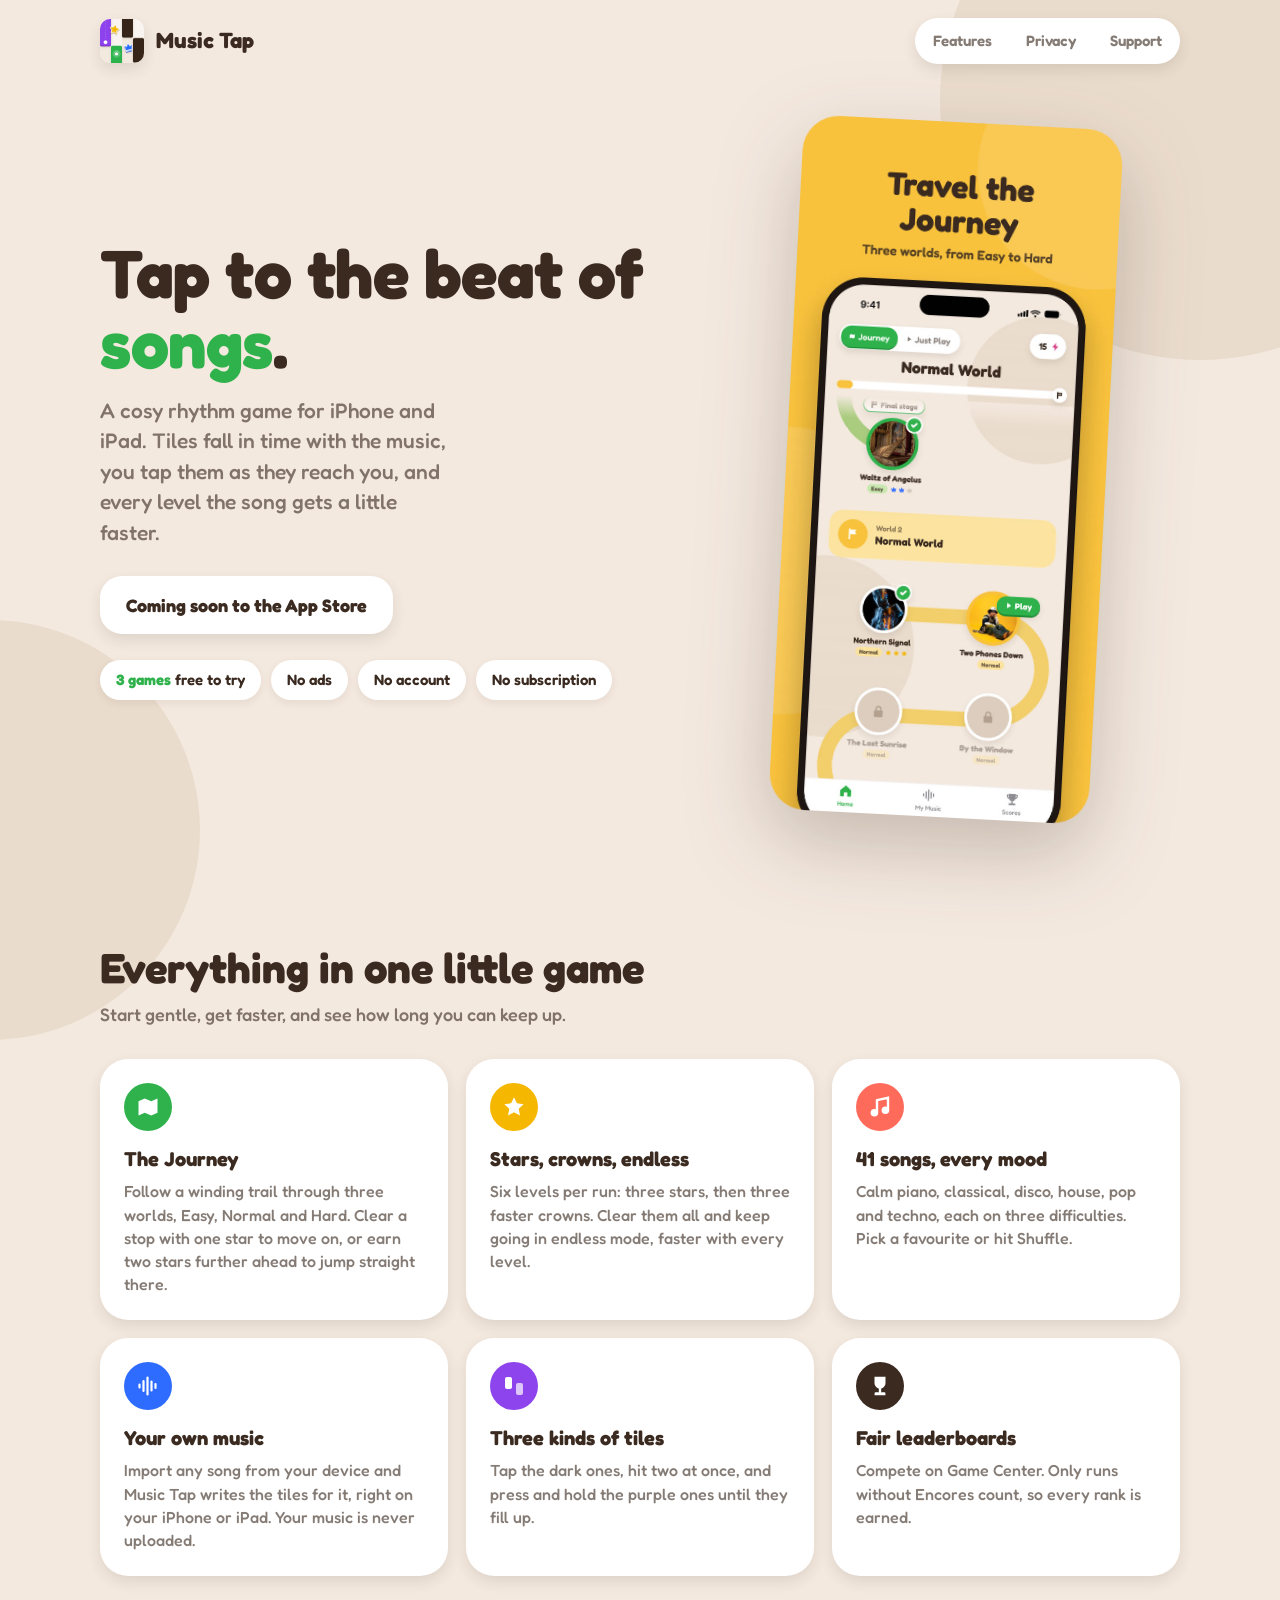
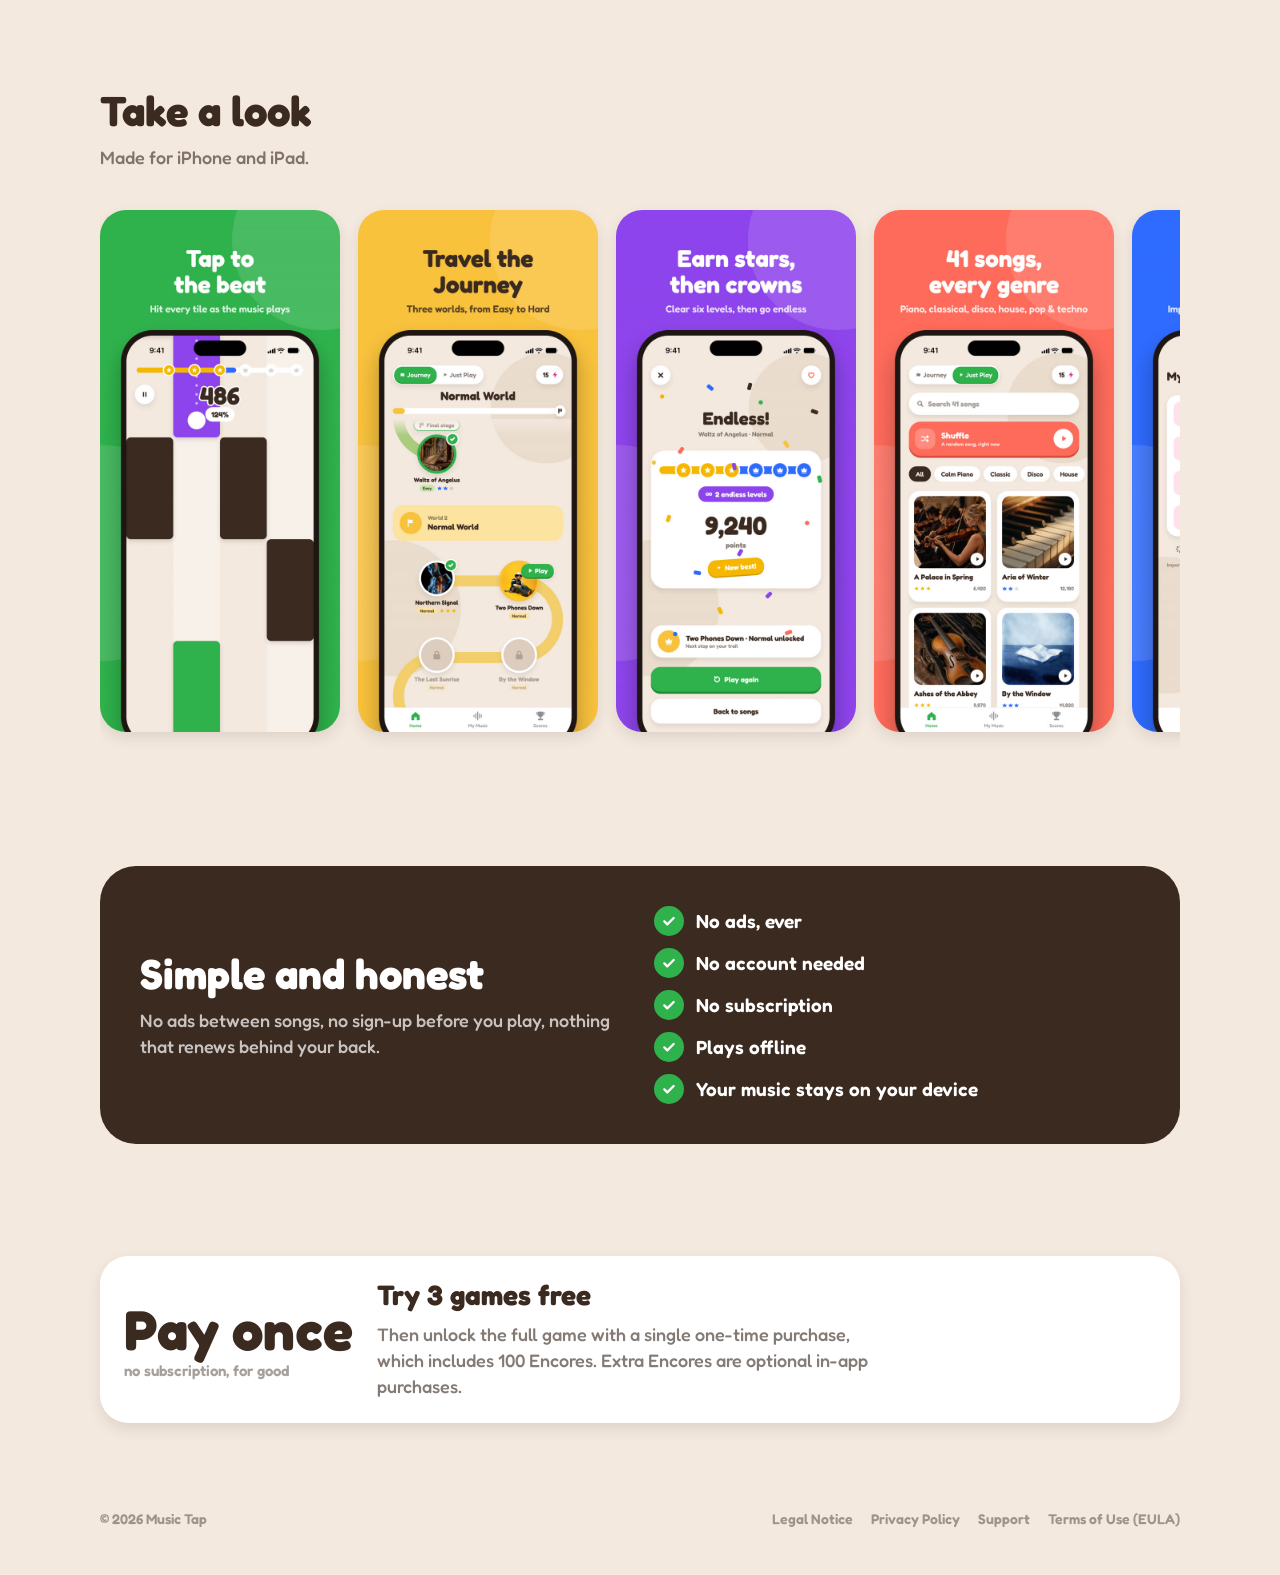
<file: index.html>
<!doctype html>
<html lang="en-GB">
<head>
  <meta charset="utf-8">
  <meta name="viewport" content="width=device-width, initial-scale=1">
  <title>Music Tap — tap to the beat of songs</title>
  <meta name="description" content="Music Tap is a rhythm game for iPhone and iPad: tap the tiles to the beat of songs, travel the Journey through three worlds and play your own music. No ads, no account, no subscription.">
  <meta property="og:title" content="Music Tap — tap to the beat of songs">
  <meta property="og:description" content="A rhythm game for iPhone and iPad. 41 songs, three worlds, your own music. No ads, no account, no subscription.">
  <meta property="og:image" content="/assets/icon-512.png">
  <meta name="theme-color" content="#F4E9DF">
  <link rel="icon" href="/assets/favicon.png">
  <link rel="apple-touch-icon" href="/assets/apple-touch-icon.png">
  <link rel="preload" href="/assets/fonts/Fredoka.ttf" as="font" type="font/ttf" crossorigin>
  <link rel="stylesheet" href="/styles.css">
</head>
<body>
  <div class="blob" style="width:520px;height:520px;right:-180px;top:-160px"></div>
  <div class="blob" style="width:420px;height:420px;left:-220px;top:620px"></div>

  <header class="wrap top">
    <a class="brand" href="/"><img src="/assets/icon-512.png" alt=""><span>Music Tap</span></a>
    <nav class="nav" aria-label="Main">
      <a href="#features">Features</a>
      <a href="/privacy">Privacy</a>
      <a href="/support">Support</a>
    </nav>
  </header>

  <main>
    <section class="wrap hero">
      <div>
        <h1>Tap to the beat of <em>songs</em>.</h1>
        <p class="lead">A cosy rhythm game for iPhone and iPad. Tiles fall in time with the music, you tap them as they reach you, and every level the song gets a little faster.</p>
        <div class="cta">
          <!-- Once the app is live: replace this span with
               <a class="btn" href="https://apps.apple.com/app/idXXXXXXXXXX">Download on the App Store</a> -->
          <span class="btn soon" aria-label="Coming soon to the App Store">Coming soon to the App Store</span>
        </div>
        <div class="pills">
          <span class="pill"><b>3 games</b> free to try</span>
          <span class="pill">No ads</span>
          <span class="pill">No account</span>
          <span class="pill">No subscription</span>
        </div>
      </div>
      <div class="phone"><img src="/assets/screen-2.jpg" alt="Music Tap's Journey: a winding trail of songs through the Easy and Normal worlds" width="600" height="1304"></div>
    </section>

    <section class="wrap" id="features">
      <h2>Everything in one little game</h2>
      <p class="sub">Start gentle, get faster, and see how long you can keep up.</p>
      <div class="grid">
        <article class="card">
          <div class="icon" style="background:var(--green)"><svg viewBox="0 0 24 24" fill="currentColor" aria-hidden="true"><path d="M2.5 6.2l6.2-2.6 6.6 2.6 6.2-2.6v14.2l-6.2 2.6-6.6-2.6-6.2 2.6z"/></svg></div>
          <h3>The Journey</h3>
          <p>Follow a winding trail through three worlds, Easy, Normal and Hard. Clear a stop with one star to move on, or earn two stars further ahead to jump straight there.</p>
        </article>
        <article class="card">
          <div class="icon" style="background:var(--gold)"><svg viewBox="0 0 24 24" fill="currentColor" aria-hidden="true"><path d="M12 2.3l2.95 6.05 6.65.85-4.88 4.62 1.27 6.6L12 17.2l-5.99 3.22 1.27-6.6L2.4 9.2l6.65-.85z"/></svg></div>
          <h3>Stars, crowns, endless</h3>
          <p>Six levels per run: three stars, then three faster crowns. Clear them all and keep going in endless mode, faster with every level.</p>
        </article>
        <article class="card">
          <div class="icon" style="background:var(--coral)"><svg viewBox="0 0 24 24" fill="none" stroke="currentColor" stroke-width="2.4" stroke-linecap="round" aria-hidden="true"><path d="M9 17.5V5.2l11-2.4v12.3"/><circle cx="6.4" cy="17.8" r="2.6" fill="currentColor"/><circle cx="17.4" cy="15.3" r="2.6" fill="currentColor"/></svg></div>
          <h3>41 songs, every mood</h3>
          <p>Calm piano, classical, disco, house, pop and techno, each on three difficulties. Pick a favourite or hit Shuffle.</p>
        </article>
        <article class="card">
          <div class="icon" style="background:var(--blue)"><svg viewBox="0 0 24 24" fill="none" stroke="currentColor" stroke-width="2.2" stroke-linecap="round" aria-hidden="true"><path d="M3.5 10.5v3M7.5 7v10M11.5 3.5v17M15.5 7.5v9M19.5 10v4"/></svg></div>
          <h3>Your own music</h3>
          <p>Import any song from your device and Music Tap writes the tiles for it, right on your iPhone or iPad. Your music is never uploaded.</p>
        </article>
        <article class="card">
          <div class="icon" style="background:var(--purple)"><svg viewBox="0 0 24 24" fill="currentColor" aria-hidden="true"><rect x="3" y="3" width="7" height="12" rx="2"/><rect x="14" y="9" width="7" height="12" rx="2" opacity=".7"/></svg></div>
          <h3>Three kinds of tiles</h3>
          <p>Tap the dark ones, hit two at once, and press and hold the purple ones until they fill up.</p>
        </article>
        <article class="card">
          <div class="icon" style="background:var(--ink)"><svg viewBox="0 0 24 24" fill="currentColor" aria-hidden="true"><path d="M6.5 2.8h11v6.4a5.5 5.5 0 0 1-11 0zM10.8 14.4h2.4v3.8h-2.4zM7.6 18.3h8.8a1 1 0 0 1 1 1v1.9H6.6v-1.9a1 1 0 0 1 1-1z"/></svg></div>
          <h3>Fair leaderboards</h3>
          <p>Compete on Game Center. Only runs without Encores count, so every rank is earned.</p>
        </article>
      </div>
    </section>

    <section class="wrap" aria-label="Screenshots">
      <h2>Take a look</h2>
      <p class="sub">Made for iPhone and iPad.</p>
      <div class="shots">
        <img src="/assets/screen-1.jpg" alt="Gameplay: tap to the beat" width="600" height="1304" loading="lazy">
        <img src="/assets/screen-2.jpg" alt="The Journey through three worlds" width="600" height="1304" loading="lazy">
        <img src="/assets/screen-3.jpg" alt="Results: earn stars, then crowns" width="600" height="1304" loading="lazy">
        <img src="/assets/screen-4.jpg" alt="Just Play: 41 songs in every genre" width="600" height="1304" loading="lazy">
        <img src="/assets/screen-5.jpg" alt="My Music: play your own songs" width="600" height="1304" loading="lazy">
      </div>
    </section>

    <section class="wrap">
      <div class="band">
        <div>
          <h2>Simple and honest</h2>
          <p class="sub">No ads between songs, no sign-up before you play, nothing that renews behind your back.</p>
        </div>
        <ul class="checks">
          <li>No ads, ever</li>
          <li>No account needed</li>
          <li>No subscription</li>
          <li>Plays offline</li>
          <li>Your music stays on your device</li>
        </ul>
      </div>
    </section>

    <section class="wrap">
      <div class="card price">
        <div class="big">Pay once<small>no subscription, for good</small></div>
        <div>
          <h2 style="font-size:28px">Try 3 games free</h2>
          <p class="sub" style="margin:0">Then unlock the full game with a single one-time purchase, which includes 100 Encores. Extra Encores are optional in-app purchases.</p>
        </div>
      </div>
    </section>
  </main>

  <footer class="wrap">
    <span>© 2026 Music Tap</span>
    <nav aria-label="Legal">
      <a href="/impressum">Legal Notice</a>
      <a href="/privacy">Privacy Policy</a>
      <a href="/support">Support</a>
      <a href="https://www.apple.com/legal/internet-services/itunes/dev/stdeula/">Terms of Use (EULA)</a>
    </nav>
  </footer>
</body>
</html>
</file>
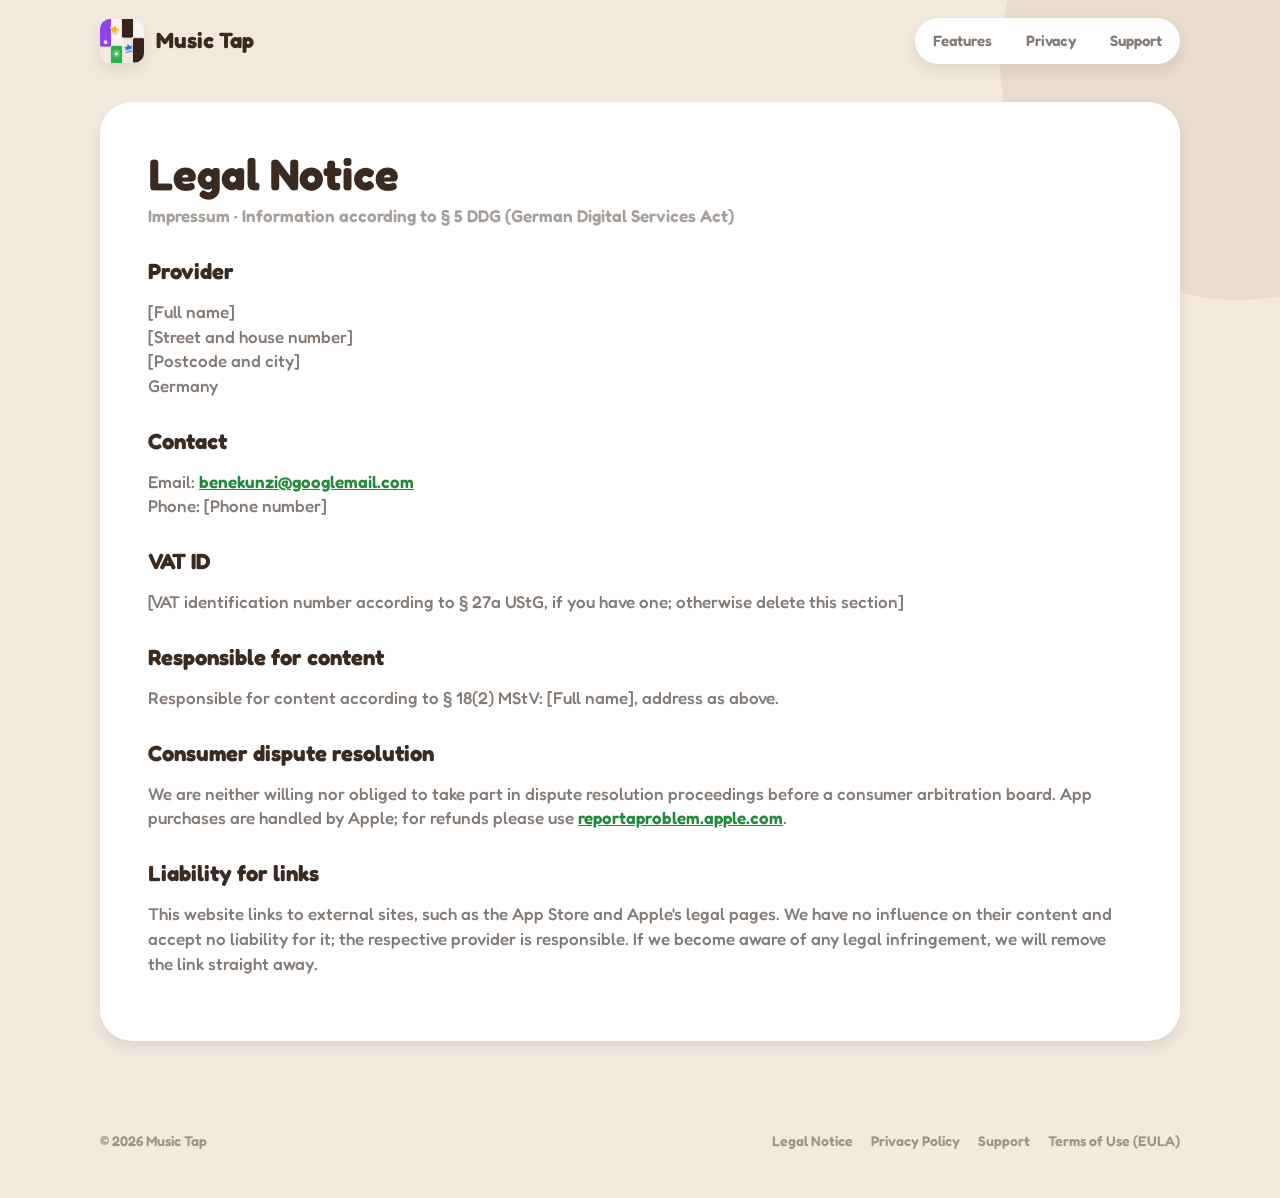
<file: impressum.html>
<!doctype html>
<html lang="en-GB">
<head>
  <meta charset="utf-8">
  <meta name="viewport" content="width=device-width, initial-scale=1">
  <title>Legal Notice (Impressum) — Music Tap</title>
  <meta name="description" content="Legal notice (Impressum) for Music Tap.">
  <meta name="theme-color" content="#F4E9DF">
  <link rel="icon" href="/assets/favicon.png">
  <link rel="apple-touch-icon" href="/assets/apple-touch-icon.png">
  <link rel="preload" href="/assets/fonts/Fredoka.ttf" as="font" type="font/ttf" crossorigin>
  <link rel="stylesheet" href="/styles.css">
</head>
<body>
  <div class="blob" style="width:480px;height:480px;right:-200px;top:-180px"></div>
  <header class="wrap top">
    <a class="brand" href="/"><img src="/assets/icon-512.png" alt=""><span>Music Tap</span></a>
    <nav class="nav" aria-label="Main">
      <a href="/#features">Features</a>
      <a href="/privacy">Privacy</a>
      <a href="/support">Support</a>
    </nav>
  </header>

  <main class="wrap">
    <article class="doc">
      <h1>Legal Notice</h1>
      <p class="meta">Impressum · Information according to § 5 DDG (German Digital Services Act)</p>

      <!-- TODO: replace every [bracketed] value with your details before release -->
      <h2>Provider</h2>
      <p>
        [Full name]<br>
        [Street and house number]<br>
        [Postcode and city]<br>
        Germany
      </p>

      <h2>Contact</h2>
      <p>
        Email: <a href="mailto:benekunzi@googlemail.com">benekunzi@googlemail.com</a><br>
        Phone: [Phone number]
      </p>

      <h2>VAT ID</h2>
      <p>[VAT identification number according to § 27a UStG, if you have one; otherwise delete this section]</p>

      <h2>Responsible for content</h2>
      <p>Responsible for content according to § 18(2) MStV: [Full name], address as above.</p>

      <h2>Consumer dispute resolution</h2>
      <p>We are neither willing nor obliged to take part in dispute resolution proceedings before a consumer arbitration board. App purchases are handled by Apple; for refunds please use <a href="https://reportaproblem.apple.com">reportaproblem.apple.com</a>.</p>

      <h2>Liability for links</h2>
      <p>This website links to external sites, such as the App Store and Apple's legal pages. We have no influence on their content and accept no liability for it; the respective provider is responsible. If we become aware of any legal infringement, we will remove the link straight away.</p>
    </article>
  </main>

  <footer class="wrap">
    <span>© 2026 Music Tap</span>
    <nav aria-label="Legal">
      <a href="/impressum">Legal Notice</a>
      <a href="/privacy">Privacy Policy</a>
      <a href="/support">Support</a>
      <a href="https://www.apple.com/legal/internet-services/itunes/dev/stdeula/">Terms of Use (EULA)</a>
    </nav>
  </footer>
</body>
</html>
</file>
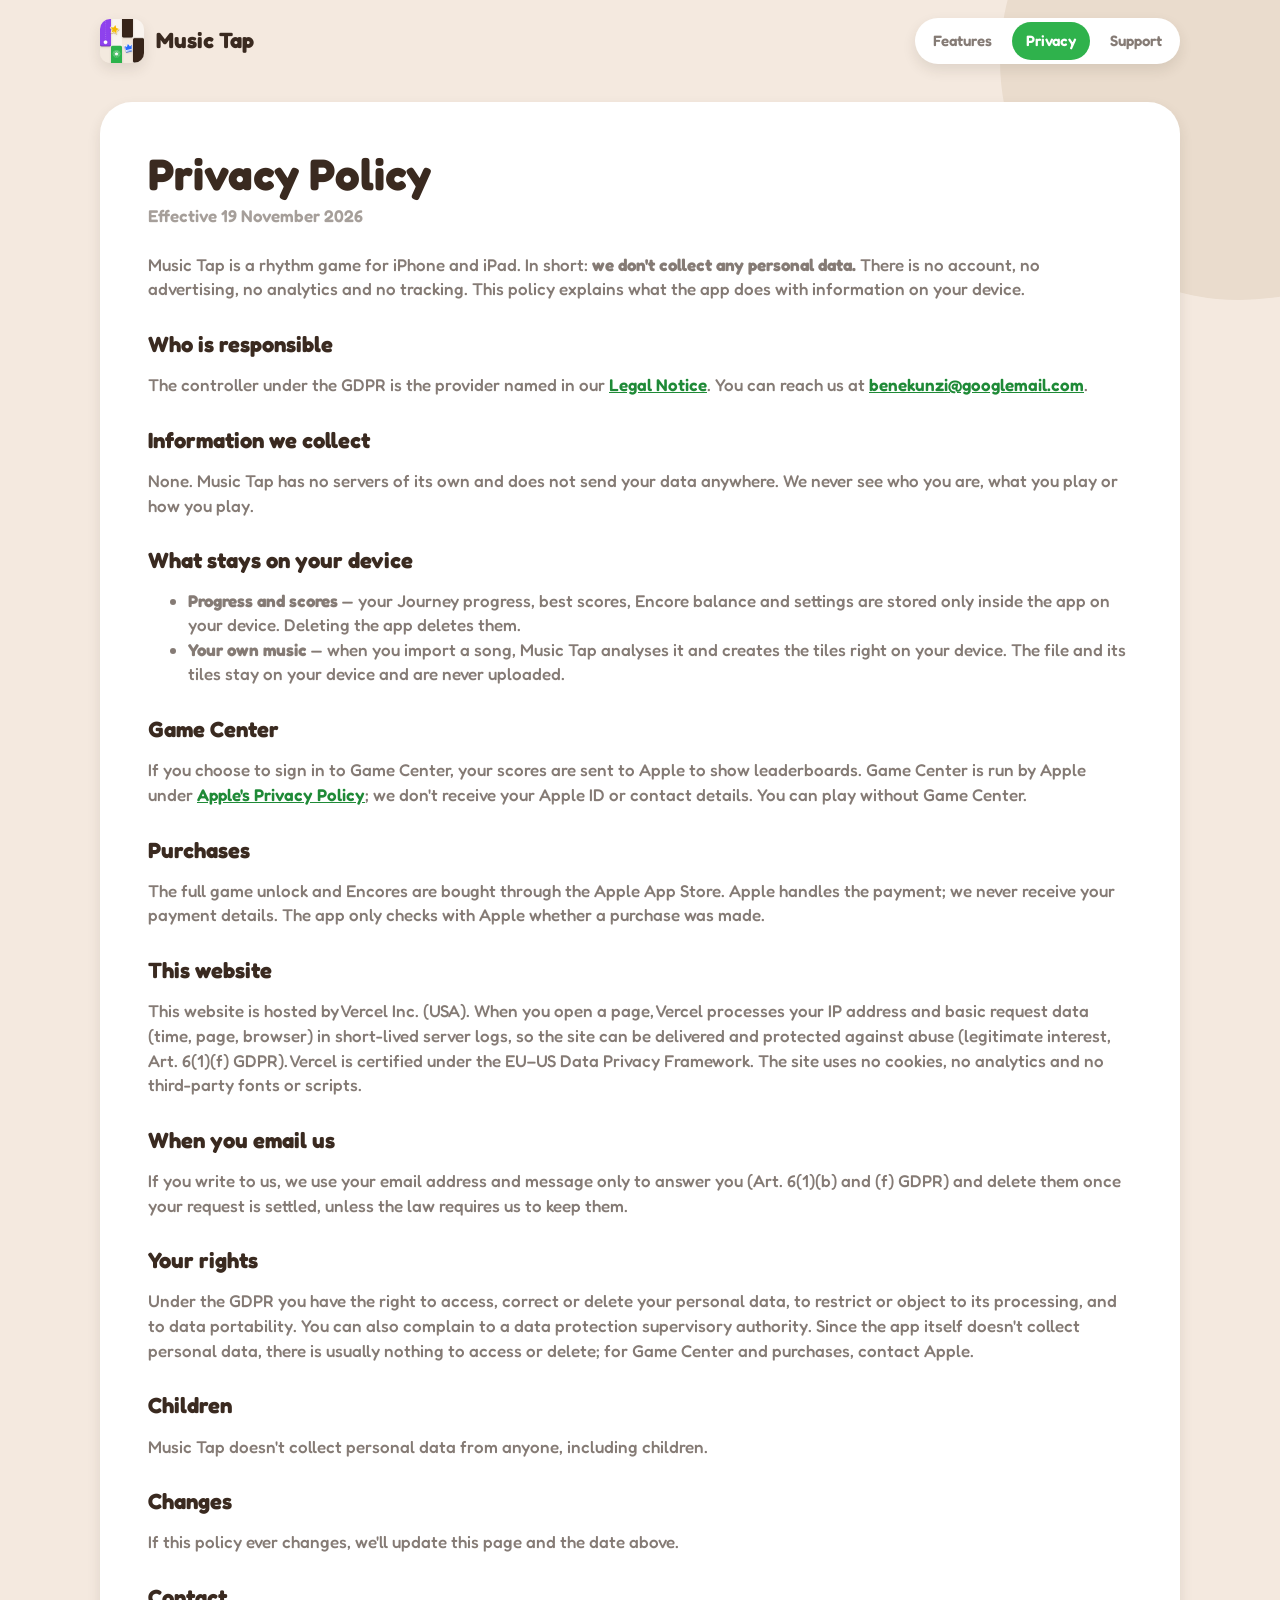
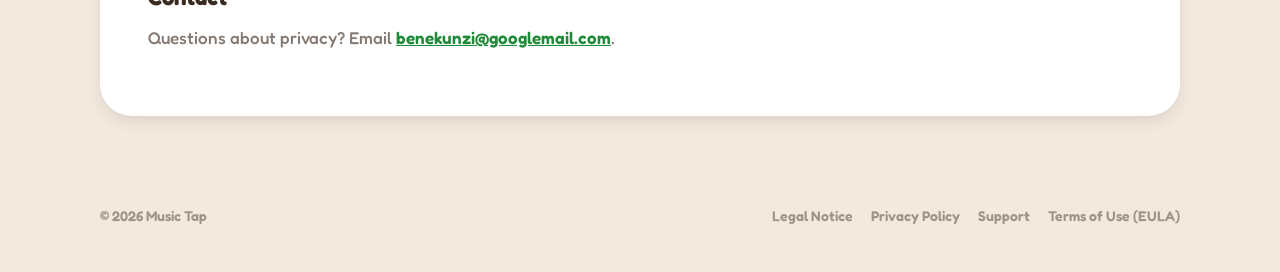
<file: privacy.html>
<!doctype html>
<html lang="en-GB">
<head>
  <meta charset="utf-8">
  <meta name="viewport" content="width=device-width, initial-scale=1">
  <title>Privacy Policy — Music Tap</title>
  <meta name="description" content="Music Tap's privacy policy: no account, no ads, no tracking. Your music and progress stay on your device.">
  <meta name="theme-color" content="#F4E9DF">
  <link rel="icon" href="/assets/favicon.png">
  <link rel="apple-touch-icon" href="/assets/apple-touch-icon.png">
  <link rel="preload" href="/assets/fonts/Fredoka.ttf" as="font" type="font/ttf" crossorigin>
  <link rel="stylesheet" href="/styles.css">
</head>
<body>
  <div class="blob" style="width:480px;height:480px;right:-200px;top:-180px"></div>
  <header class="wrap top">
    <a class="brand" href="/"><img src="/assets/icon-512.png" alt=""><span>Music Tap</span></a>
    <nav class="nav" aria-label="Main">
      <a href="/#features">Features</a>
      <a href="/privacy" aria-current="page">Privacy</a>
      <a href="/support">Support</a>
    </nav>
  </header>

  <main class="wrap">
    <article class="doc">
      <h1>Privacy Policy</h1>
      <p class="meta">Effective 19 November 2026</p>

      <p>Music Tap is a rhythm game for iPhone and iPad. In short: <strong>we don't collect any personal data.</strong> There is no account, no advertising, no analytics and no tracking. This policy explains what the app does with information on your device.</p>

      <h2>Who is responsible</h2>
      <p>The controller under the GDPR is the provider named in our <a href="/impressum">Legal Notice</a>. You can reach us at <a href="mailto:benekunzi@googlemail.com">benekunzi@googlemail.com</a>.</p>

      <h2>Information we collect</h2>
      <p>None. Music Tap has no servers of its own and does not send your data anywhere. We never see who you are, what you play or how you play.</p>

      <h2>What stays on your device</h2>
      <ul>
        <li><strong>Progress and scores</strong> — your Journey progress, best scores, Encore balance and settings are stored only inside the app on your device. Deleting the app deletes them.</li>
        <li><strong>Your own music</strong> — when you import a song, Music Tap analyses it and creates the tiles right on your device. The file and its tiles stay on your device and are never uploaded.</li>
      </ul>

      <h2>Game Center</h2>
      <p>If you choose to sign in to Game Center, your scores are sent to Apple to show leaderboards. Game Center is run by Apple under <a href="https://www.apple.com/legal/privacy/">Apple's Privacy Policy</a>; we don't receive your Apple ID or contact details. You can play without Game Center.</p>

      <h2>Purchases</h2>
      <p>The full game unlock and Encores are bought through the Apple App Store. Apple handles the payment; we never receive your payment details. The app only checks with Apple whether a purchase was made.</p>

      <h2>This website</h2>
      <p>This website is hosted by Vercel Inc. (USA). When you open a page, Vercel processes your IP address and basic request data (time, page, browser) in short-lived server logs, so the site can be delivered and protected against abuse (legitimate interest, Art. 6(1)(f) GDPR). Vercel is certified under the EU–US Data Privacy Framework. The site uses no cookies, no analytics and no third-party fonts or scripts.</p>

      <h2>When you email us</h2>
      <p>If you write to us, we use your email address and message only to answer you (Art. 6(1)(b) and (f) GDPR) and delete them once your request is settled, unless the law requires us to keep them.</p>

      <h2>Your rights</h2>
      <p>Under the GDPR you have the right to access, correct or delete your personal data, to restrict or object to its processing, and to data portability. You can also complain to a data protection supervisory authority. Since the app itself doesn't collect personal data, there is usually nothing to access or delete; for Game Center and purchases, contact Apple.</p>

      <h2>Children</h2>
      <p>Music Tap doesn't collect personal data from anyone, including children.</p>

      <h2>Changes</h2>
      <p>If this policy ever changes, we'll update this page and the date above.</p>

      <h2>Contact</h2>
      <p>Questions about privacy? Email <a href="mailto:benekunzi@googlemail.com">benekunzi@googlemail.com</a>.</p>
    </article>
  </main>

  <footer class="wrap">
    <span>© 2026 Music Tap</span>
    <nav aria-label="Legal">
      <a href="/impressum">Legal Notice</a>
      <a href="/privacy">Privacy Policy</a>
      <a href="/support">Support</a>
      <a href="https://www.apple.com/legal/internet-services/itunes/dev/stdeula/">Terms of Use (EULA)</a>
    </nav>
  </footer>
</body>
</html>
</file>
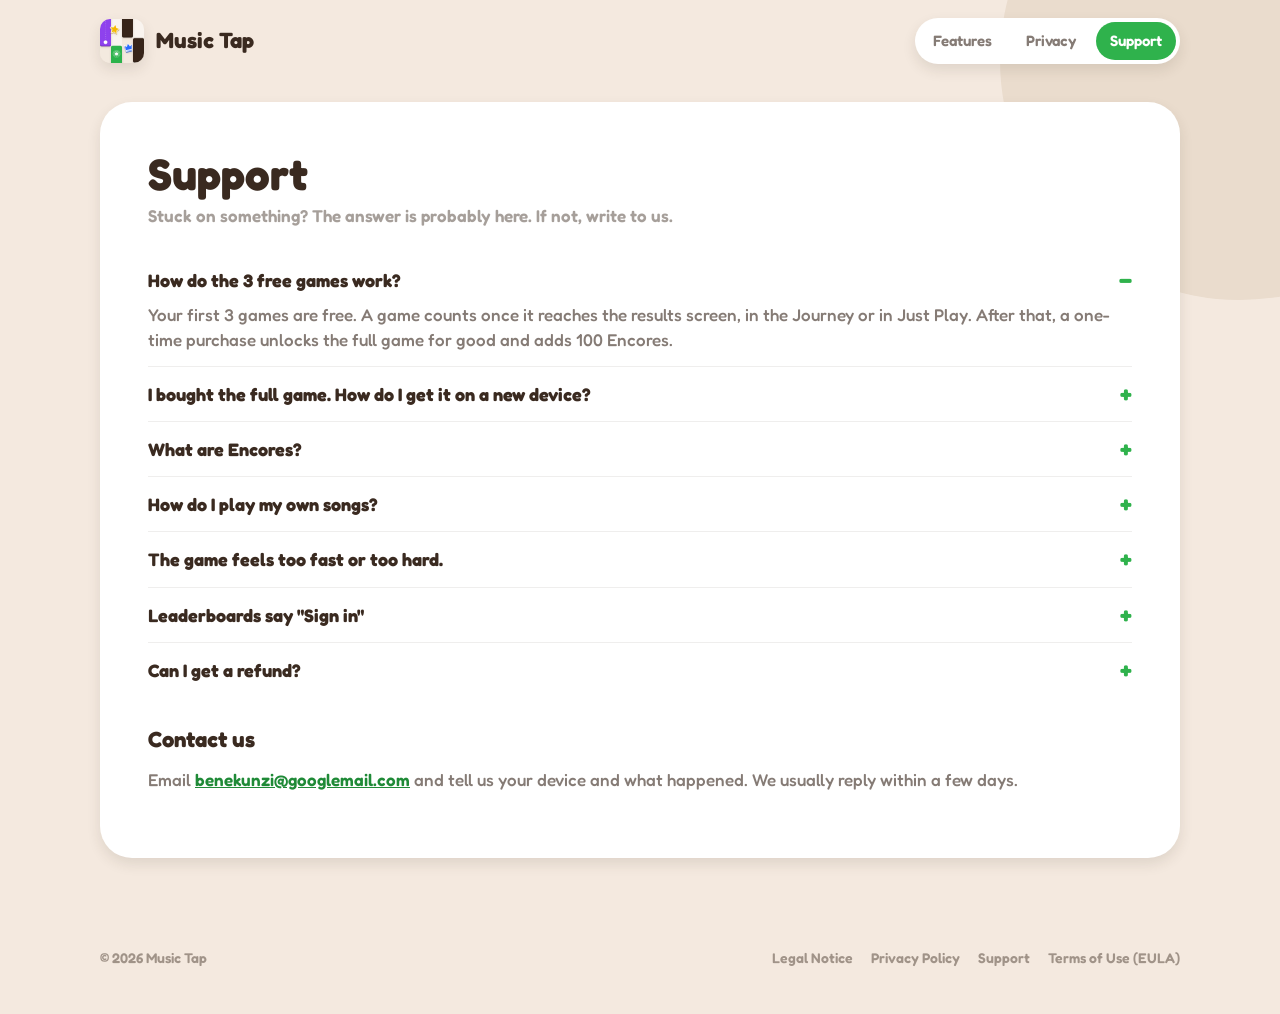
<file: support.html>
<!doctype html>
<html lang="en-GB">
<head>
  <meta charset="utf-8">
  <meta name="viewport" content="width=device-width, initial-scale=1">
  <title>Support — Music Tap</title>
  <meta name="description" content="Help with Music Tap: the 3 free games, restoring your purchase, Encores, importing your own songs and Game Center.">
  <meta name="theme-color" content="#F4E9DF">
  <link rel="icon" href="/assets/favicon.png">
  <link rel="apple-touch-icon" href="/assets/apple-touch-icon.png">
  <link rel="preload" href="/assets/fonts/Fredoka.ttf" as="font" type="font/ttf" crossorigin>
  <link rel="stylesheet" href="/styles.css">
</head>
<body>
  <div class="blob" style="width:480px;height:480px;right:-200px;top:-180px"></div>
  <header class="wrap top">
    <a class="brand" href="/"><img src="/assets/icon-512.png" alt=""><span>Music Tap</span></a>
    <nav class="nav" aria-label="Main">
      <a href="/#features">Features</a>
      <a href="/privacy">Privacy</a>
      <a href="/support" aria-current="page">Support</a>
    </nav>
  </header>

  <main class="wrap">
    <article class="doc">
      <h1>Support</h1>
      <p class="meta">Stuck on something? The answer is probably here. If not, write to us.</p>

      <details open>
        <summary>How do the 3 free games work?</summary>
        <p>Your first 3 games are free. A game counts once it reaches the results screen, in the Journey or in Just Play. After that, a one-time purchase unlocks the full game for good and adds 100 Encores.</p>
      </details>
      <details>
        <summary>I bought the full game. How do I get it on a new device?</summary>
        <p>Open Music Tap, start a game to bring up the unlock screen, and tap <strong>Restore Purchase</strong>. Make sure you're signed in with the same Apple Account you bought it with.</p>
      </details>
      <details>
        <summary>What are Encores?</summary>
        <p>When you miss a tile, an Encore lets you continue right where you stopped. Runs that use Encores don't count for the Game Center leaderboards. Your Encores are stored on your device, so they don't move to a new device and are lost if you delete the app.</p>
      </details>
      <details>
        <summary>How do I play my own songs?</summary>
        <p>Go to <strong>My Music</strong> and tap <strong>+</strong>, then pick an audio file from Files. Music Tap listens to the song and writes the tiles on your device; this can take a moment for long songs. Songs protected by DRM, like Apple Music downloads, can't be imported.</p>
      </details>
      <details>
        <summary>The game feels too fast or too hard.</summary>
        <p>Every song comes in Easy, Normal and Hard, and each level speeds the song up a little. Start in the Easy world of the Journey; a stop is cleared with just one star.</p>
      </details>
      <details>
        <summary>Leaderboards say "Sign in"</summary>
        <p>Rankings use Game Center. Sign in under Settings → Game Center on your device, then open Music Tap again. You can always play without Game Center.</p>
      </details>
      <details>
        <summary>Can I get a refund?</summary>
        <p>Purchases are handled by Apple. You can request a refund at <a href="https://reportaproblem.apple.com">reportaproblem.apple.com</a>.</p>
      </details>

      <h2>Contact us</h2>
      <p>Email <a href="mailto:benekunzi@googlemail.com?subject=Music%20Tap%20support">benekunzi@googlemail.com</a> and tell us your device and what happened. We usually reply within a few days.</p>
    </article>
  </main>

  <footer class="wrap">
    <span>© 2026 Music Tap</span>
    <nav aria-label="Legal">
      <a href="/impressum">Legal Notice</a>
      <a href="/privacy">Privacy Policy</a>
      <a href="/support">Support</a>
      <a href="https://www.apple.com/legal/internet-services/itunes/dev/stdeula/">Terms of Use (EULA)</a>
    </nav>
  </footer>
</body>
</html>
</file>
<file: styles.css>
/* Music Tap — the app's "Song Trail" look: warm sand, ink text, Fredoka, white rounded cards, chunky green 3D buttons. */
/* Fredoka is served from this site (variable font, OFL in assets/fonts): no request to Google Fonts, so no visitor IPs go to Google */
@font-face {
  font-family: "Fredoka";
  src: url("/assets/fonts/Fredoka.ttf") format("truetype");
  font-weight: 300 700;
  font-display: swap;
}
:root {
  color-scheme: light;
  --sand: #F4E9DF;
  --blob: #EADCCD;
  --ink: #3A2A20;
  --ink-2: rgba(58, 42, 32, 0.62);
  --ink-3: rgba(58, 42, 32, 0.45);
  --white: #FFFFFF;
  --green: #2FB24C;
  --green-edge: #1F8A37;
  --coral: #FF6B5B;
  --yellow: #F9C23C;
  --purple: #8E44EC;
  --blue: #2E6BFF;
  --gold: #F5B700;
  --encore: #D6307B;
  --shadow: 0 6px 14px rgba(59, 41, 31, 0.11);
  --radius: 28px;
}

* { box-sizing: border-box; }
html { -webkit-text-size-adjust: 100%; scroll-behavior: smooth; }
body {
  margin: 0;
  background: var(--sand);
  color: var(--ink);
  font-family: "Fredoka", ui-rounded, system-ui, sans-serif;
  font-weight: 500;
  line-height: 1.45;
  overflow-x: hidden;
}
img { max-width: 100%; height: auto; display: block; }  /* height follows width, or the width/height attributes squash it */
a { color: inherit; }

/* decorative soft circles, like the app's backdrop */
.blob { position: absolute; border-radius: 50%; background: var(--blob); z-index: -1; pointer-events: none; }

.wrap { width: min(1080px, 100% - 32px); margin-inline: auto; }

/* header */
.top { display: flex; align-items: center; justify-content: space-between; gap: 16px; padding: 18px 0; }
.brand { display: flex; align-items: center; gap: 12px; text-decoration: none; font-weight: 700; font-size: 22px; }
.brand img { width: 44px; height: 44px; border-radius: 10px; box-shadow: var(--shadow); }
.nav { display: flex; gap: 6px; background: var(--white); padding: 4px; border-radius: 999px; box-shadow: var(--shadow); }
.nav a { text-decoration: none; font-weight: 600; font-size: 15px; color: var(--ink-2); padding: 8px 14px; border-radius: 999px; }
.nav a:hover, .nav a[aria-current="page"] { background: var(--green); color: var(--white); }

/* hero */
.hero { position: relative; display: grid; grid-template-columns: 1.1fr 0.9fr; gap: 40px; align-items: center; padding: 40px 0 72px; }
.hero h1 { font-size: clamp(40px, 6vw, 68px); line-height: 1.02; margin: 0 0 18px; font-weight: 700; letter-spacing: -0.5px; }
.hero h1 em { font-style: normal; color: var(--green); }
.hero p.lead { font-size: clamp(18px, 2.2vw, 21px); color: var(--ink-2); margin: 0 0 28px; max-width: 30ch; }
.hero .phone { justify-self: center; width: min(320px, 80vw); transform: rotate(3deg); filter: drop-shadow(0 30px 40px rgba(59, 41, 31, 0.25)); }
.hero .phone img { border-radius: 36px; }

.cta { display: flex; flex-wrap: wrap; align-items: center; gap: 14px; }
.btn {
  display: inline-flex; align-items: center; gap: 10px; text-decoration: none;
  background: var(--green); color: var(--white); font-weight: 700; font-size: 18px;
  padding: 0 26px; height: 58px; border-radius: 22px; box-shadow: 0 5px 0 var(--green-edge);
  transition: transform .15s ease;
}
.btn:hover { transform: translateY(-2px); }
.btn:active { transform: translateY(3px); box-shadow: 0 2px 0 var(--green-edge); }
.btn.soon { background: var(--white); color: var(--ink); box-shadow: var(--shadow); cursor: default; }
.btn.soon:hover { transform: none; }
.note { color: var(--ink-3); font-size: 14px; font-weight: 600; }

/* pills */
.pills { display: flex; flex-wrap: wrap; gap: 10px; margin-top: 26px; }
.pill { background: var(--white); border-radius: 999px; padding: 9px 16px; font-weight: 600; font-size: 15px; box-shadow: 0 3px 8px rgba(59, 41, 31, 0.08); }
.pill b { color: var(--green); }

/* sections */
section { padding: 56px 0; }
h2 { font-size: clamp(30px, 4vw, 42px); margin: 0 0 10px; font-weight: 700; line-height: 1.1; }
.sub { color: var(--ink-2); font-size: 18px; margin: 0 0 32px; max-width: 52ch; }

.grid { display: grid; grid-template-columns: repeat(3, 1fr); gap: 18px; }
.card { background: var(--white); border-radius: var(--radius); padding: 24px; box-shadow: var(--shadow); }
.card h3 { margin: 14px 0 6px; font-size: 20px; font-weight: 700; }
.card p { margin: 0; color: var(--ink-2); }
.icon { width: 48px; height: 48px; border-radius: 50%; display: grid; place-items: center; color: var(--white); }
.icon svg { width: 24px; height: 24px; }

/* screenshot strip */
.shots { display: flex; gap: 18px; overflow-x: auto; padding: 8px 4px 22px; scroll-snap-type: x mandatory; scrollbar-width: thin; }
.shots img { width: 240px; flex: none; border-radius: 26px; box-shadow: var(--shadow); scroll-snap-align: start; }

/* honest band */
.band { background: var(--ink); color: var(--white); border-radius: 36px; padding: 40px; display: grid; grid-template-columns: 1fr 1fr; gap: 28px; align-items: center; }
.band h2 { color: var(--white); }
.band .sub { color: rgba(255, 255, 255, 0.72); margin: 0; }
.checks { list-style: none; margin: 0; padding: 0; display: grid; gap: 12px; }
.checks li { display: flex; align-items: center; gap: 12px; font-weight: 600; font-size: 19px; }
.checks li::before { content: ""; width: 30px; height: 30px; flex: none; border-radius: 50%; background: var(--green) url("data:image/svg+xml,%3Csvg xmlns='http://www.w3.org/2000/svg' viewBox='0 0 24 24'%3E%3Cpath d='M5 12.6l4.4 4.4L19 7.4' stroke='white' stroke-width='3.4' fill='none' stroke-linecap='round' stroke-linejoin='round'/%3E%3C/svg%3E") center / 16px no-repeat; }

/* price card */
.price { display: grid; grid-template-columns: auto 1fr; gap: 24px; align-items: center; }
.price .big { font-size: 56px; font-weight: 700; line-height: 1; }
.price .big small { display: block; font-size: 15px; color: var(--ink-3); font-weight: 600; margin-top: 6px; }

/* legal / support pages */
.doc { background: var(--white); border-radius: 32px; padding: clamp(24px, 5vw, 48px); box-shadow: var(--shadow); margin: 20px 0 60px; }
.doc h1 { font-size: clamp(32px, 5vw, 44px); margin: 0 0 6px; font-weight: 700; line-height: 1.1; }
.doc h2 { font-size: 22px; margin: 30px 0 8px; }
.doc p, .doc li { color: var(--ink-2); font-size: 17px; }
.doc .meta { color: var(--ink-3); font-weight: 600; margin: 0 0 24px; }
.doc a { color: var(--green-edge); font-weight: 600; }
details { border-top: 1px solid rgba(58, 42, 32, 0.08); padding: 14px 0; }
details:first-of-type { border-top: 0; }
summary { cursor: pointer; font-weight: 700; font-size: 18px; color: var(--ink); list-style: none; display: flex; justify-content: space-between; gap: 12px; }
summary::-webkit-details-marker { display: none; }
summary::after { content: "+"; color: var(--green); font-size: 24px; line-height: 1; }
details[open] summary::after { content: "–"; }
details p { margin: 10px 0 0; }

/* footer */
footer { padding: 30px 0 46px; color: var(--ink-3); font-weight: 600; font-size: 14px; display: flex; flex-wrap: wrap; justify-content: space-between; gap: 14px; }
footer nav { display: flex; gap: 18px; flex-wrap: wrap; }
footer a { text-decoration: none; }
footer a:hover { color: var(--ink); }

@media (max-width: 860px) {
  .hero { grid-template-columns: 1fr; text-align: center; padding-top: 16px; }
  .hero p.lead { margin-inline: auto; }
  .cta, .pills { justify-content: center; }
  .grid { grid-template-columns: 1fr 1fr; }
  .band { grid-template-columns: 1fr; padding: 30px 24px; }
}
@media (max-width: 560px) {
  .grid { grid-template-columns: 1fr; }
  .nav a { padding: 8px 10px; font-size: 14px; }
  .brand span { display: none; }
  .price { grid-template-columns: 1fr; text-align: center; }
  .shots img { width: 200px; }
}
@media (prefers-reduced-motion: reduce) { html { scroll-behavior: auto; } .btn { transition: none; } }
</file>
